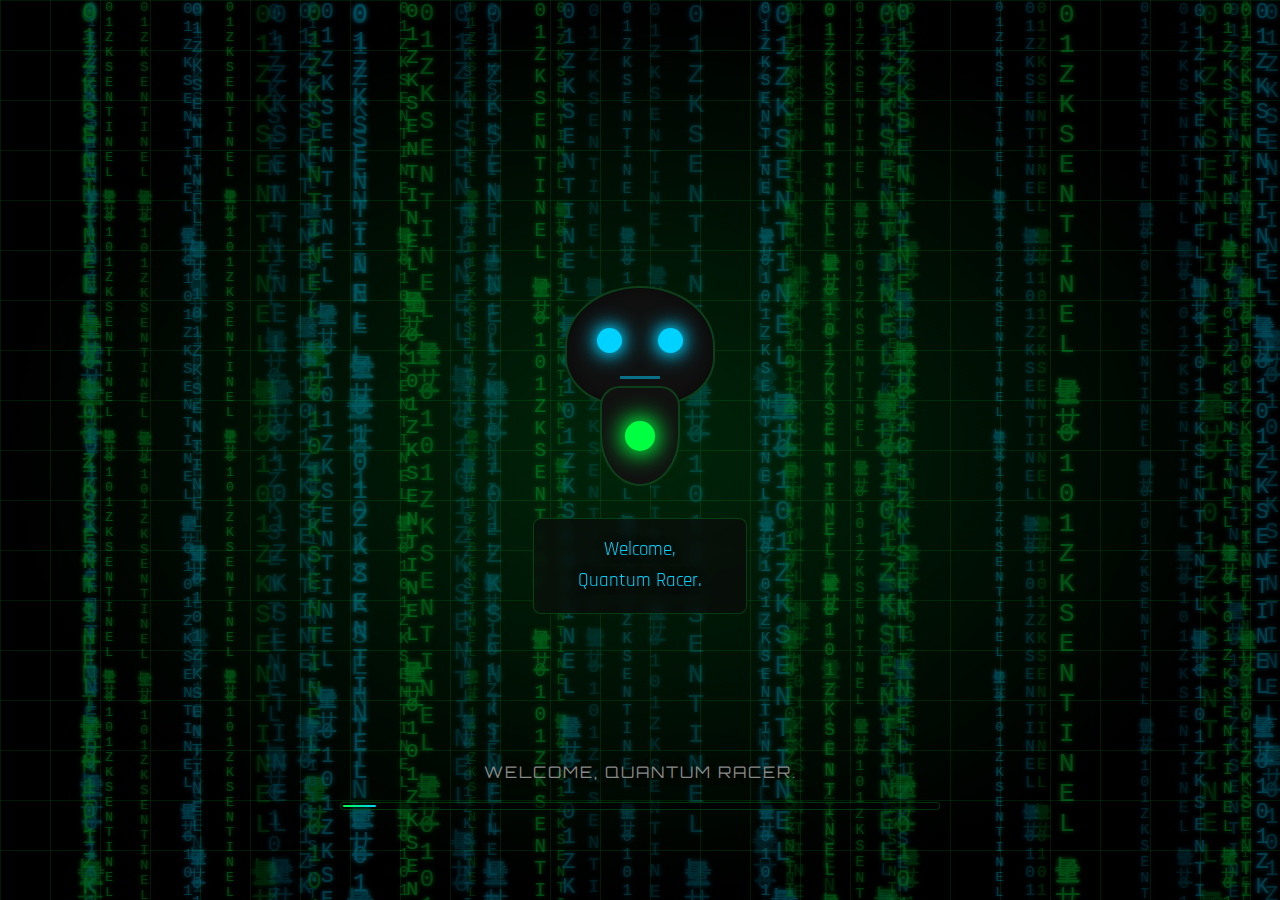
<file: loading.html>
<!DOCTYPE html>
<html lang="en">
<head>
    <meta charset="UTF-8">
    <meta name="viewport" content="width=device-width, initial-scale=1.0">
    <title>ZKSentinel - Entering Quantum Realm...</title>
    <link rel="stylesheet" href="css/base.css">
    <link rel="stylesheet" href="css/loading.css">
    <link href="https://fonts.googleapis.com/css2?family=Orbitron:wght@400;700;900&family=Rajdhani:wght@300;400;500;600;700&display=swap" rel="stylesheet">
</head>
<body>
    <div id="loading-container">
        <div class="background-effects">
            <div id="matrix-rain"></div>
            <div class="grid"></div>
        </div>

        <div class="ai-character-container">
            <div class="ai-character">
                <div class="head">
                    <div class="eye left"></div>
                    <div class="eye right"></div>
                    <div class="mouth"></div>
                </div>
                <div class="body">
                    <div class="core"></div>
                </div>
            </div>
            <div class="dialogue-box">
                <p id="dialogue-text">Initializing sequence...</p>
            </div>
        </div>

        <div class="loading-ui">
            <div id="loading-text">BOOTING ZKSENTINEL OS...</div>
            <div class="progress-bar-container">
                <div class="progress-bar" id="progress-bar"></div>
            </div>
        </div>
    </div>

    <script src="js/loading.js"></script>
    <script src="js/audio.js"></script>
</body>
</html>
</file>
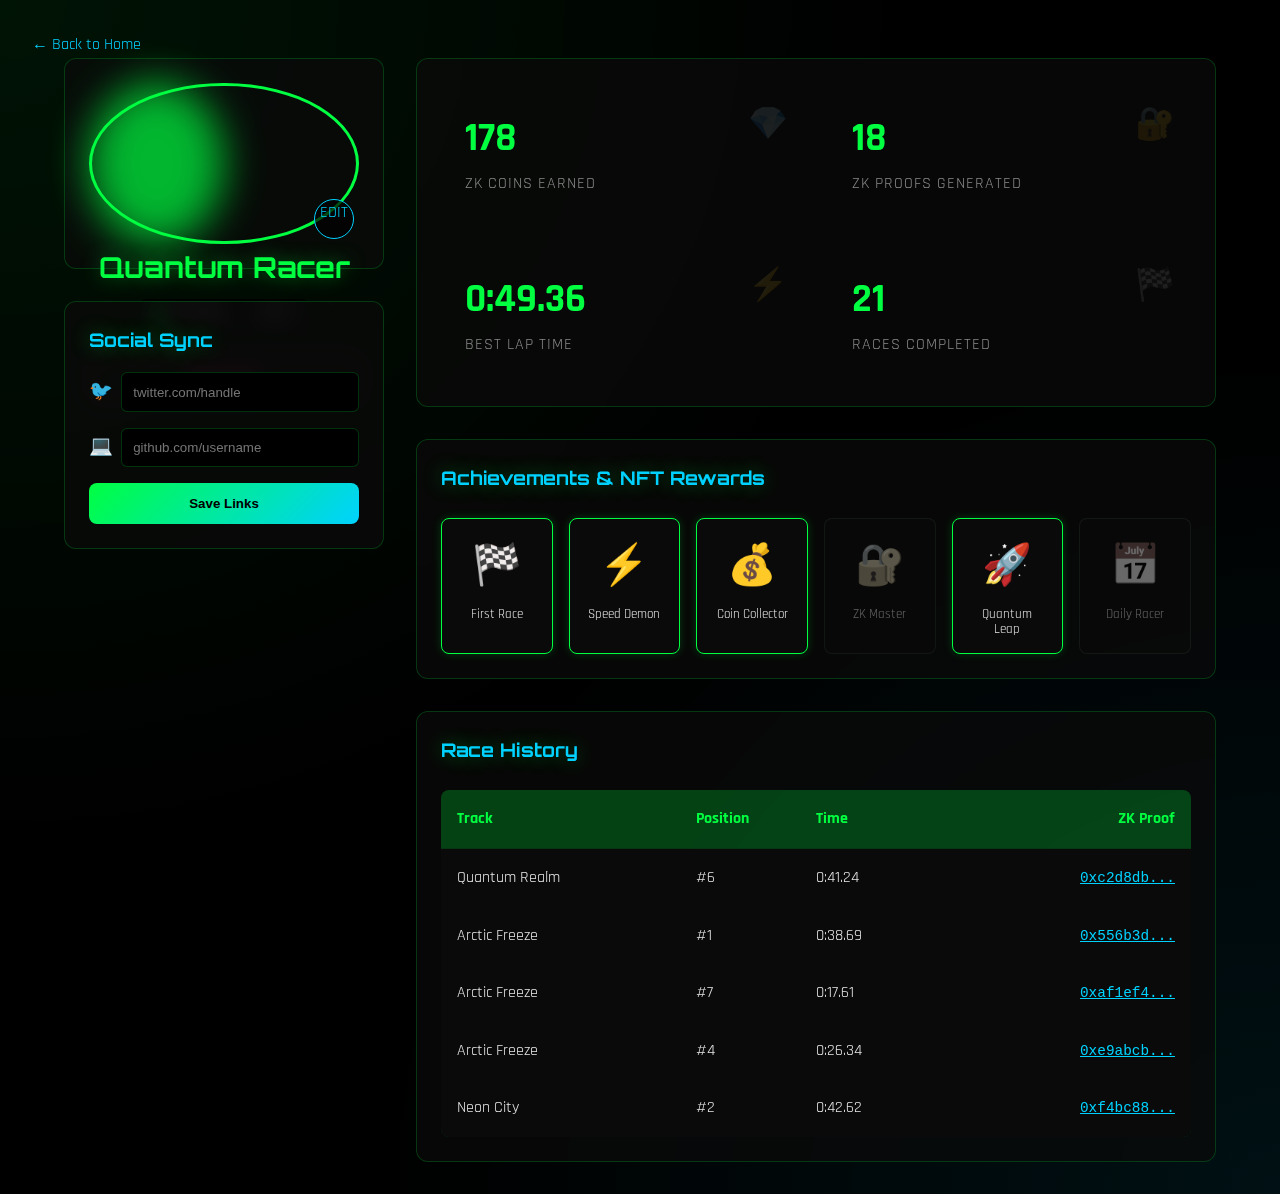
<file: profile.html>
<!DOCTYPE html>
<html lang="en">
<head>
    <meta charset="UTF-8">
    <meta name="viewport" content="width=device-width, initial-scale=1.0">
    <title>ZKSentinel - Quantum Profile</title>
    <link rel="stylesheet" href="css/base.css">
    <link rel="stylesheet" href="css/profile.css">
    <link href="https://fonts.googleapis.com/css2?family=Orbitron:wght@400;700;900&family=Rajdhani:wght@300;400;500;600;700&display=swap" rel="stylesheet">
</head>
<body>
    <a href="index.html" class="back-to-home">← Back to Home</a>
    
    <div id="matrix-bg"></div>
    <div id="glitch-overlay"></div>

    <div class="profile-layout container">
        <aside class="profile-sidebar">
            <div class="user-card">
                <label for="avatar-upload" class="avatar-container" title="Click to upload a new avatar">
                    <input type="file" id="avatar-upload" accept="image/*" style="display:none;">
                    <div class="avatar-glow"></div>
                    <div class="avatar-image" id="user-avatar"></div>
                    <div class="edit-avatar-btn">EDIT</div>
                </label>
                <h2 class="username" id="username">Quantum Racer</h2>
                <div class="wallet-address" id="wallet-address">
                    <span class="wallet-icon"></span>
                    <span id="wallet-address-text">0x000...0000</span>
                </div>
                <button class="disconnect-btn" id="disconnect-wallet">Disconnect</button>
            </div>
            <div class="social-links-card">
                <h3>Social Sync</h3>
                <div class="social-link-item">
                    <span class="social-icon">🐦</span>
                    <input type="text" placeholder="twitter.com/handle" id="twitter-handle">
                </div>
                <div class="social-link-item">
                    <span class="social-icon">💻</span>
                    <input type="text" placeholder="github.com/username" id="github-handle">
                </div>
                <button id="save-social-btn" class="save-social-btn">Save Links</button>
            </div>
        </aside>

        <main class="profile-main">
            <div class="stats-grid">
                <div class="stat-card">
                    <div class="stat-value" id="zk-coins">0</div>
                    <div class="stat-label">ZK Coins Earned</div>
                    <div class="stat-icon">💎</div>
                </div>
                <div class="stat-card">
                    <div class="stat-value" id="zk-proofs">0</div>
                    <div class="stat-label">ZK Proofs Generated</div>
                    <div class="stat-icon">🔐</div>
                </div>
                <div class="stat-card">
                    <div class="stat-value" id="best-lap">--:--</div>
                    <div class="stat-label">Best Lap Time</div>
                    <div class="stat-icon">⚡</div>
                </div>
                <div class="stat-card">
                    <div class="stat-value" id="races-completed">0</div>
                    <div class="stat-label">Races Completed</div>
                    <div class="stat-icon">🏁</div>
                </div>
            </div>
            <div class="content-section">
                <h3>Achievements & NFT Rewards</h3>
                <div class="achievements-grid" id="achievements-grid"></div>
            </div>
            <div class="content-section">
                <h3>Race History</h3>
                <div class="history-table">
                    <div class="history-header">
                        <span>Track</span>
                        <span>Position</span>
                        <span>Time</span>
                        <span class="zk-proof-header">ZK Proof</span>
                    </div>
                    <div id="race-history-content"></div>
                </div>
            </div>
        </main>
    </div>

    <script src="js/profile.js"></script>
    <script src="js/audio.js"></script>
</body>
</html>
</file>
<file: css/base.css>
/* css/base.css */
:root {
    --primary-color: #00ff41;
    --secondary-color: #ff0080;
    --accent-color: #00d2ff;
    --bg-dark: #0a0a0a;
    --bg-darker: #000000;
    --text-primary: #e5e5e5;
    --text-secondary: #00ff41;
    --text-muted: #888888;
    --border-color: rgba(0, 255, 65, 0.2);
    --gradient-primary: linear-gradient(135deg, var(--primary-color), var(--accent-color));
    --gradient-secondary: linear-gradient(135deg, var(--secondary-color), #ff4081);
    --shadow-primary: 0 0 20px rgba(0, 255, 65, 0.4);
    --shadow-secondary: 0 0 20px rgba(255, 0, 128, 0.4);
    --transition-fast: all 0.2s ease-in-out;
    --transition-slow: all 0.5s cubic-bezier(0.25, 0.46, 0.45, 0.94);
}

* {
    margin: 0;
    padding: 0;
    box-sizing: border-box;
}

html {
    scroll-behavior: smooth;
}

body {
    font-family: 'Rajdhani', sans-serif;
    background: var(--bg-darker);
    color: var(--text-primary);
    overflow-x: hidden;
    line-height: 1.6;
}

h1, h2, h3, h4, h5, h6 {
    font-family: 'Orbitron', monospace;
    color: var(--text-secondary);
    text-shadow: var(--shadow-primary);
}

a {
    color: var(--accent-color);
    text-decoration: none;
    transition: var(--transition-fast);
}

a:hover {
    color: var(--primary-color);
}

.container {
    max-width: 1200px;
    margin: 0 auto;
    padding: 0 2rem;
}

.section-title {
    font-size: 2.5rem;
    font-weight: bold;
    text-align: center;
    margin-bottom: 3rem;
    text-transform: uppercase;
}

/* Glitch Effect on Section Titles */
.glitch {
    position: relative;
    animation: glitch-animation 2s infinite steps(2, end);
}

.glitch::before,
.glitch::after {
    content: attr(data-text);
    position: absolute;
    top: 0;
    left: 0;
    width: 100%;
    height: 100%;
    background: var(--bg-darker);
}

.glitch::before {
    left: 2px;
    text-shadow: -2px 0 var(--secondary-color);
    clip: rect(44px, 450px, 56px, 0);
    animation: glitch-anim-1 2s infinite linear alternate-reverse;
}

.glitch::after {
    left: -2px;
    text-shadow: -2px 0 var(--accent-color), 2px 2px var(--secondary-color);
    animation: glitch-anim-2 1s infinite linear alternate-reverse;
}

@keyframes glitch-anim-1 {
  0% { clip: rect(42px, 9999px, 44px, 0); }
  20% { clip: rect(12px, 9999px, 60px, 0); }
  40% { clip: rect(5px, 9999px, 80px, 0); }
  60% { clip: rect(70px, 9999px, 100px, 0); }
  80% { clip: rect(90px, 9999px, 95px, 0); }
  100% { clip: rect(30px, 9999px, 50px, 0); }
}

@keyframes glitch-anim-2 {
  0% { clip: rect(2px, 9999px, 98px, 0); }
  20% { clip: rect(95px, 9999px, 20px, 0); }
  40% { clip: rect(23px, 9999px, 70px, 0); }
  60% { clip: rect(1px, 9999px, 50px, 0); }
  80% { clip: rect(80px, 9999px, 34px, 0); }
  100% { clip: rect(45px, 9999px, 87px, 0); }
}

@keyframes glitch-animation {
  0% { transform: translate(0); }
  20% { transform: translate(-3px, 3px); }
  40% { transform: translate(-3px, -3px); }
  60% { transform: translate(3px, 3px); }
  80% { transform: translate(3px, -3px); }
  100% { transform: translate(0); }
}
</file>
<file: css/loading.css>
#loading-container { position: relative; width: 100vw; height: 100vh; display: flex; flex-direction: column; justify-content: center; align-items: center; overflow: hidden; background: radial-gradient(ellipse at center, rgba(0, 255, 65, 0.15) 0%, transparent 70%), var(--bg-darker); }
.background-effects { position: absolute; top: 0; left: 0; width: 100%; height: 100%; }
#matrix-rain { position: absolute; top: 0; left: 0; width: 100%; height: 100%; }
.grid { position: absolute; width: 100%; height: 100%; background-image: linear-gradient(rgba(0, 255, 65, 0.1) 1px, transparent 1px), linear-gradient(90deg, rgba(0, 255, 65, 0.1) 1px, transparent 1px); background-size: 50px 50px; animation: grid-pan 10s linear infinite; }
@keyframes grid-pan { 0% { background-position: 0 0; } 100% { background-position: 50px 50px; } }
.ai-character-container { display: flex; flex-direction: column; align-items: center; gap: 2rem; z-index: 10; }
.ai-character { position: relative; width: 150px; height: 200px; animation: float 4s ease-in-out infinite; }
@keyframes float { 0%, 100% { transform: translateY(0); } 50% { transform: translateY(-20px); } }
.head { width: 150px; height: 120px; background: #111; border-radius: 50% 50% 40% 40%; border: 2px solid var(--border-color); position: relative; box-shadow: inset 0 0 20px rgba(0,0,0,0.5); }
.eye { position: absolute; top: 40px; width: 25px; height: 25px; background: var(--accent-color); border-radius: 50%; box-shadow: 0 0 15px var(--accent-color), 0 0 25px var(--accent-color); animation: blink 5s infinite; }
.eye.left { left: 30px; } .eye.right { right: 30px; }
@keyframes blink { 0%, 90%, 100% { transform: scaleY(1); } 95% { transform: scaleY(0.1); } }
.mouth { position: absolute; bottom: 25px; left: 50%; transform: translateX(-50%); width: 40px; height: 3px; background: var(--accent-color); opacity: 0.5; transition: var(--transition-fast); }
.mouth.talking { animation: talk-anim 0.5s infinite; }
@keyframes talk-anim { 0% { transform: translateX(-50%) scaleY(1); } 50% { transform: translateX(-50%) scaleY(2); } 100% { transform: translateX(-50%) scaleY(1); } }
.body { position: relative; width: 80px; height: 100px; background: #111; margin: -20px auto 0; border-radius: 20px 20px 50% 50%; border: 2px solid var(--border-color); }
.core { position: absolute; top: 50%; left: 50%; transform: translate(-50%, -50%); width: 30px; height: 30px; background: var(--primary-color); border-radius: 50%; box-shadow: 0 0 20px var(--primary-color), 0 0 30px var(--primary-color); animation: core-pulse 2s infinite; }
@keyframes core-pulse { 0%, 100% { transform: translate(-50%, -50%) scale(1); } 50% { transform: translate(-50%, -50%) scale(1.1); } }
.dialogue-box { background: rgba(10, 10, 10, 0.7); border: 1px solid var(--border-color); padding: 1rem 2rem; border-radius: 8px; max-width: 80%; text-align: center; font-size: 1.2rem; color: var(--accent-color); backdrop-filter: blur(5px); }
.loading-ui { position: absolute; bottom: 10%; width: 80%; max-width: 600px; display: flex; flex-direction: column; align-items: center; gap: 1rem; z-index: 10; }
#loading-text { font-family: 'Orbitron', monospace; letter-spacing: 2px; color: var(--text-muted); }
.progress-bar-container { width: 100%; height: 8px; background: rgba(0, 0, 0, 0.5); border: 1px solid var(--border-color); border-radius: 4px; padding: 2px; }
.progress-bar { width: 0%; height: 100%; background: var(--gradient-primary); border-radius: 2px; box-shadow: var(--shadow-primary); transition: width 0.5s ease-out; }
#matrix-rain { opacity: 0.4; }
.dialogue-box, #loading-text { text-shadow: 0 0 8px rgba(0, 0, 0, 0.9); }
</file>
<file: css/profile.css>
/* css/profile.css */

body {
    padding: 2rem;
    background: radial-gradient(ellipse at top left, rgba(0, 255, 65, 0.08) 0%, transparent 50%),
                radial-gradient(ellipse at bottom right, rgba(0, 210, 255, 0.08) 0%, transparent 50%),
                var(--bg-darker);
    min-height: 100vh;
}

#matrix-bg, #glitch-overlay {
    position: fixed; top: 0; left: 0; width: 100%; height: 100%; z-index: -1;
}
#glitch-overlay { animation: glitch-overlay 10s infinite alternate; }

.profile-layout {
    display: grid;
    grid-template-columns: 320px 1fr;
    gap: 2rem;
    max-width: 1400px;
}

/* Card Base Style */
.profile-sidebar > div, .profile-main > div {
    background: rgba(10, 10, 10, 0.7);
    border: 1px solid var(--border-color);
    border-radius: 12px;
    padding: 1.5rem;
    backdrop-filter: blur(10px);
    transition: var(--transition-slow);
}

.profile-sidebar > div:hover, .profile-main > div:hover {
    border-color: rgba(0, 255, 65, 0.5);
}

/* Sidebar */
.profile-sidebar {
    display: flex;
    flex-direction: column;
    gap: 2rem;
}

.user-card {
    text-align: center;
}

.avatar-container {
    position: relative;
    width: 150px;
    height: 150px;
    margin: 0 auto 1.5rem;
}
.avatar-image {
    width: 100%; height: 100%;
    border-radius: 50%;
    background-size: cover;
    background-position: center;
    border: 3px solid var(--primary-color);
    background-image: url('https://source.unsplash.com/random/150x150/?cyberpunk,avatar'); /* Placeholder */
}
.avatar-glow {
    position: absolute;
    width: 100%; height: 100%;
    background: var(--primary-color);
    border-radius: 50%;
    filter: blur(20px);
    opacity: 0.7;
    z-index: -1;
    animation: pulse-glow 3s infinite;
}
@keyframes pulse-glow { 0%,100% { opacity: 0.7; transform: scale(1); } 50% { opacity: 1; transform: scale(1.05); } }

.edit-avatar-btn {
    position: absolute; bottom: 5px; right: 5px;
    width: 40px; height: 40px;
    border-radius: 50%;
    background: rgba(0,0,0,0.7);
    border: 1px solid var(--accent-color);
    color: var(--accent-color);
    cursor: pointer;
    transition: var(--transition-fast);
}
.edit-avatar-btn:hover { background: var(--accent-color); color: var(--bg-darker); }

.username { font-size: 1.8rem; margin-bottom: 0.5rem; }
.wallet-address {
    display: inline-flex; align-items: center; gap: 0.5rem;
    color: var(--text-muted); font-family: 'Courier New', monospace;
    background: var(--bg-darker); padding: 0.3rem 0.8rem; border-radius: 6px;
    margin-bottom: 1.5rem;
}
.wallet-icon { width: 10px; height: 10px; background: var(--primary-color); border-radius: 50%; box-shadow: 0 0 5px var(--primary-color);}
.disconnect-btn {
    width: 100%; padding: 0.8rem; border-radius: 8px;
    background: transparent; border: 1px solid var(--secondary-color);
    color: var(--secondary-color); font-weight: bold; cursor: pointer;
    transition: var(--transition-fast);
}
.disconnect-btn:hover { background: rgba(255,0,128,0.1); box-shadow: var(--shadow-secondary); }

.social-links-card h3 { margin-bottom: 1rem; color: var(--accent-color); }
.social-link-item { display: flex; align-items: center; gap: 0.5rem; margin-bottom: 1rem; }
.social-icon { font-size: 1.2rem; }
.social-link-item input {
    flex: 1; padding: 0.7rem; background: var(--bg-darker);
    border: 1px solid var(--border-color); color: var(--text-primary);
    border-radius: 6px; transition: var(--transition-fast);
}
.social-link-item input:focus { outline: none; border-color: var(--primary-color); }
.save-social-btn {
    width: 100%; padding: 0.8rem; border-radius: 8px;
    background: var(--gradient-primary); border: none;
    color: var(--bg-darker); font-weight: bold; cursor: pointer;
    transition: var(--transition-fast);
}
.save-social-btn:hover { transform: translateY(-2px); box-shadow: var(--shadow-primary); }

/* Main Content */
.profile-main {
    display: flex;
    flex-direction: column;
    gap: 2rem;
}

.stats-grid {
    display: grid; grid-template-columns: repeat(2, 1fr); gap: 1.5rem;
}
.stat-card {
    position: relative; overflow: hidden; padding: 1.5rem;
}
.stat-value { font-size: 2.5rem; font-weight: 900; color: var(--primary-color); }
.stat-label { color: var(--text-muted); text-transform: uppercase; letter-spacing: 1px; }
.stat-icon { position: absolute; right: 1rem; top: 1rem; font-size: 2rem; opacity: 0.1; }

.content-section {
    background: rgba(10, 10, 10, 0.7); border: 1px solid var(--border-color);
    border-radius: 12px; padding: 1.5rem; backdrop-filter: blur(10px);
}
.content-section h3 { margin-bottom: 1.5rem; color: var(--accent-color); }

.achievements-grid {
    display: grid; grid-template-columns: repeat(auto-fill, minmax(100px, 1fr)); gap: 1rem;
}
.achievement-card {
    background: var(--bg-dark); border: 1px solid var(--border-color);
    border-radius: 8px; padding: 1rem; text-align: center;
    cursor: help; transition: var(--transition-fast);
}
.achievement-card.unlocked { border-color: var(--primary-color); box-shadow: 0 0 10px rgba(0, 255, 65, 0.2); }
.achievement-card.unlocked:hover { transform: translateY(-5px); }
.achievement-card.locked { opacity: 0.4; filter: grayscale(80%); }
.achievement-icon { font-size: 2.5rem; margin-bottom: 0.5rem; }
.achievement-name { font-size: 0.8rem; line-height: 1.2; }

.history-table {
    display: flex; flex-direction: column; gap: 1px;
    background: var(--border-color); border-radius: 8px; overflow: hidden;
}
.history-header, .history-row {
    display: grid; grid-template-columns: 2fr 1fr 1fr 2fr;
    padding: 1rem; background: var(--bg-dark); align-items: center;
}
.history-header { background: rgba(0,255,65,0.05); font-weight: bold; color: var(--primary-color); }
.history-row { transition: var(--transition-fast); }
.history-row:hover { background: rgba(0,255,65,0.05); }
.proof-link { font-family: 'Courier New', monospace; font-size: 0.9rem; text-decoration: underline; }
.zk-proof-header { text-align: right; }
.history-row span:last-child { text-align: right; }

/* Responsive */
@media (max-width: 1024px) {
    .profile-layout { grid-template-columns: 1fr; }
}
@media (max-width: 768px) {
    body { padding: 1rem; }
    .stats-grid { grid-template-columns: 1fr; }
    .history-header, .history-row { font-size: 0.8rem; padding: 0.8rem; grid-template-columns: 1.5fr 1fr 1fr 1.5fr; }
}
</file>
